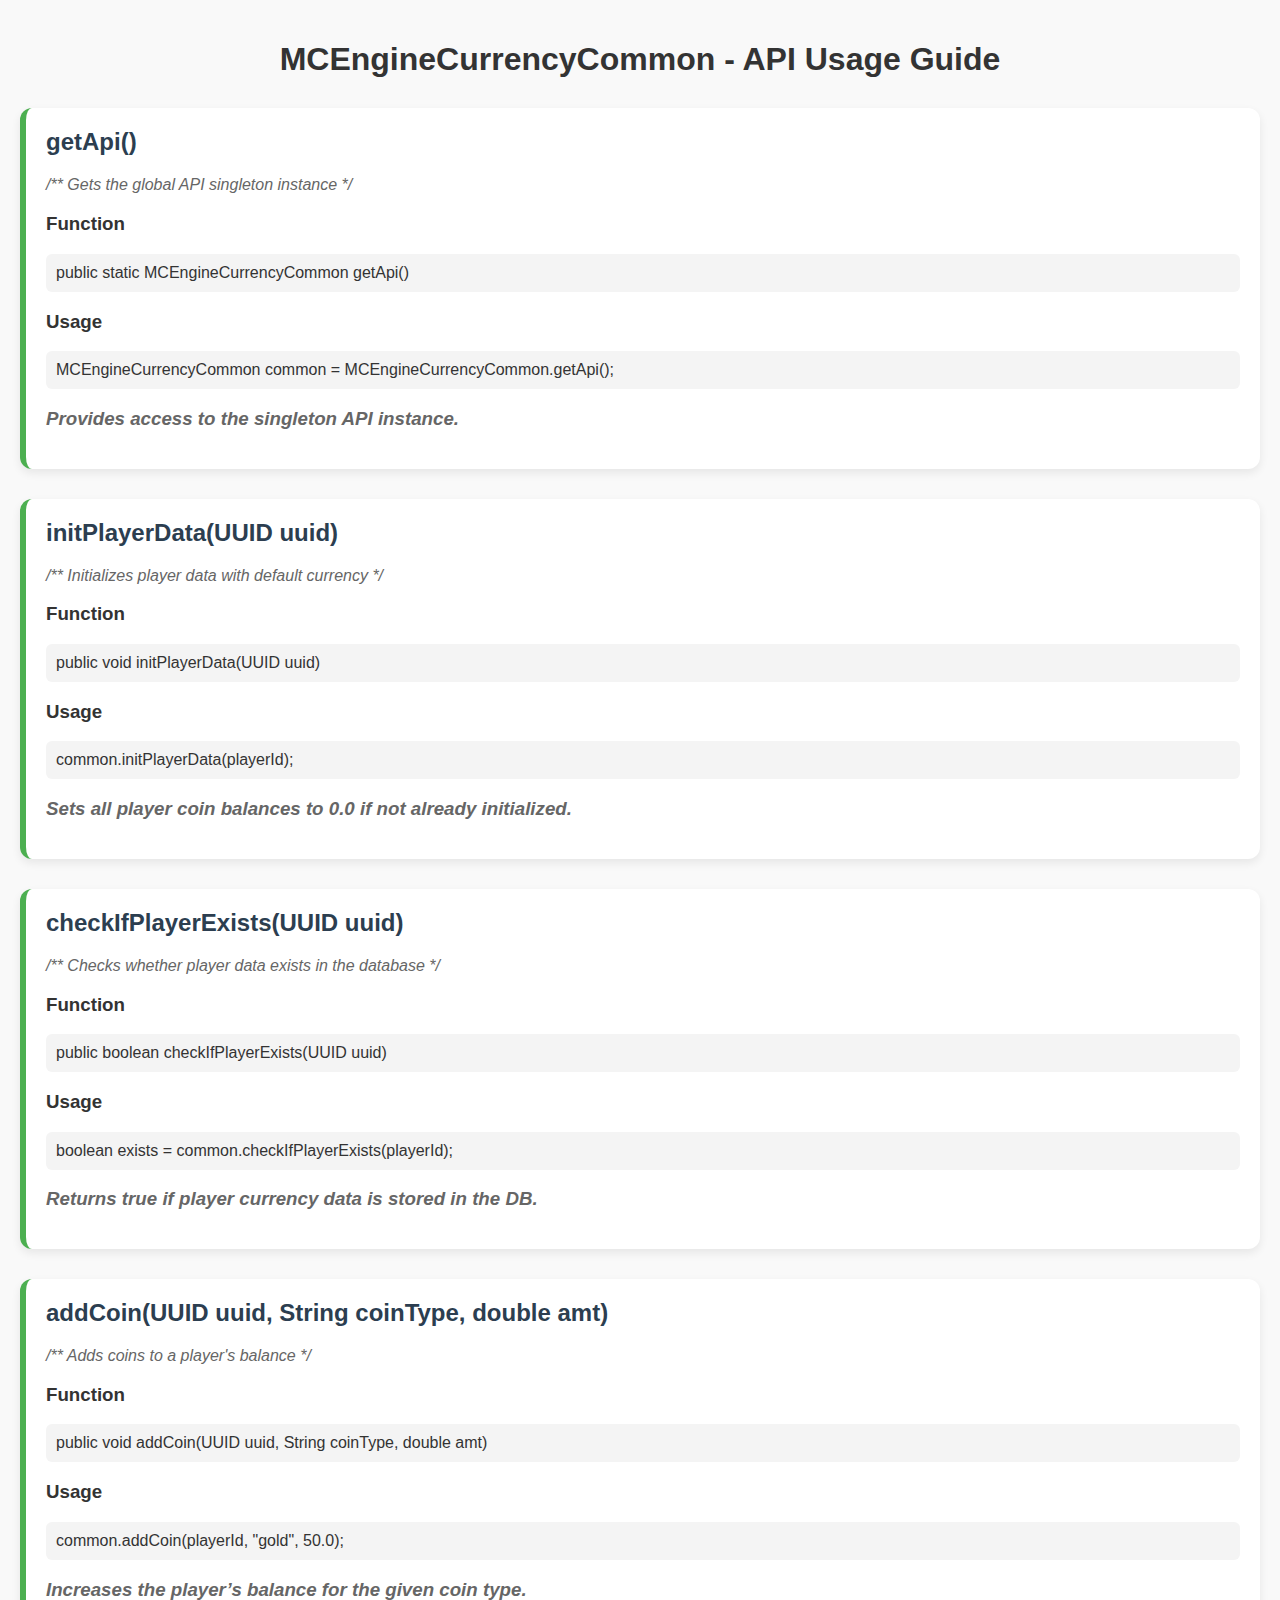
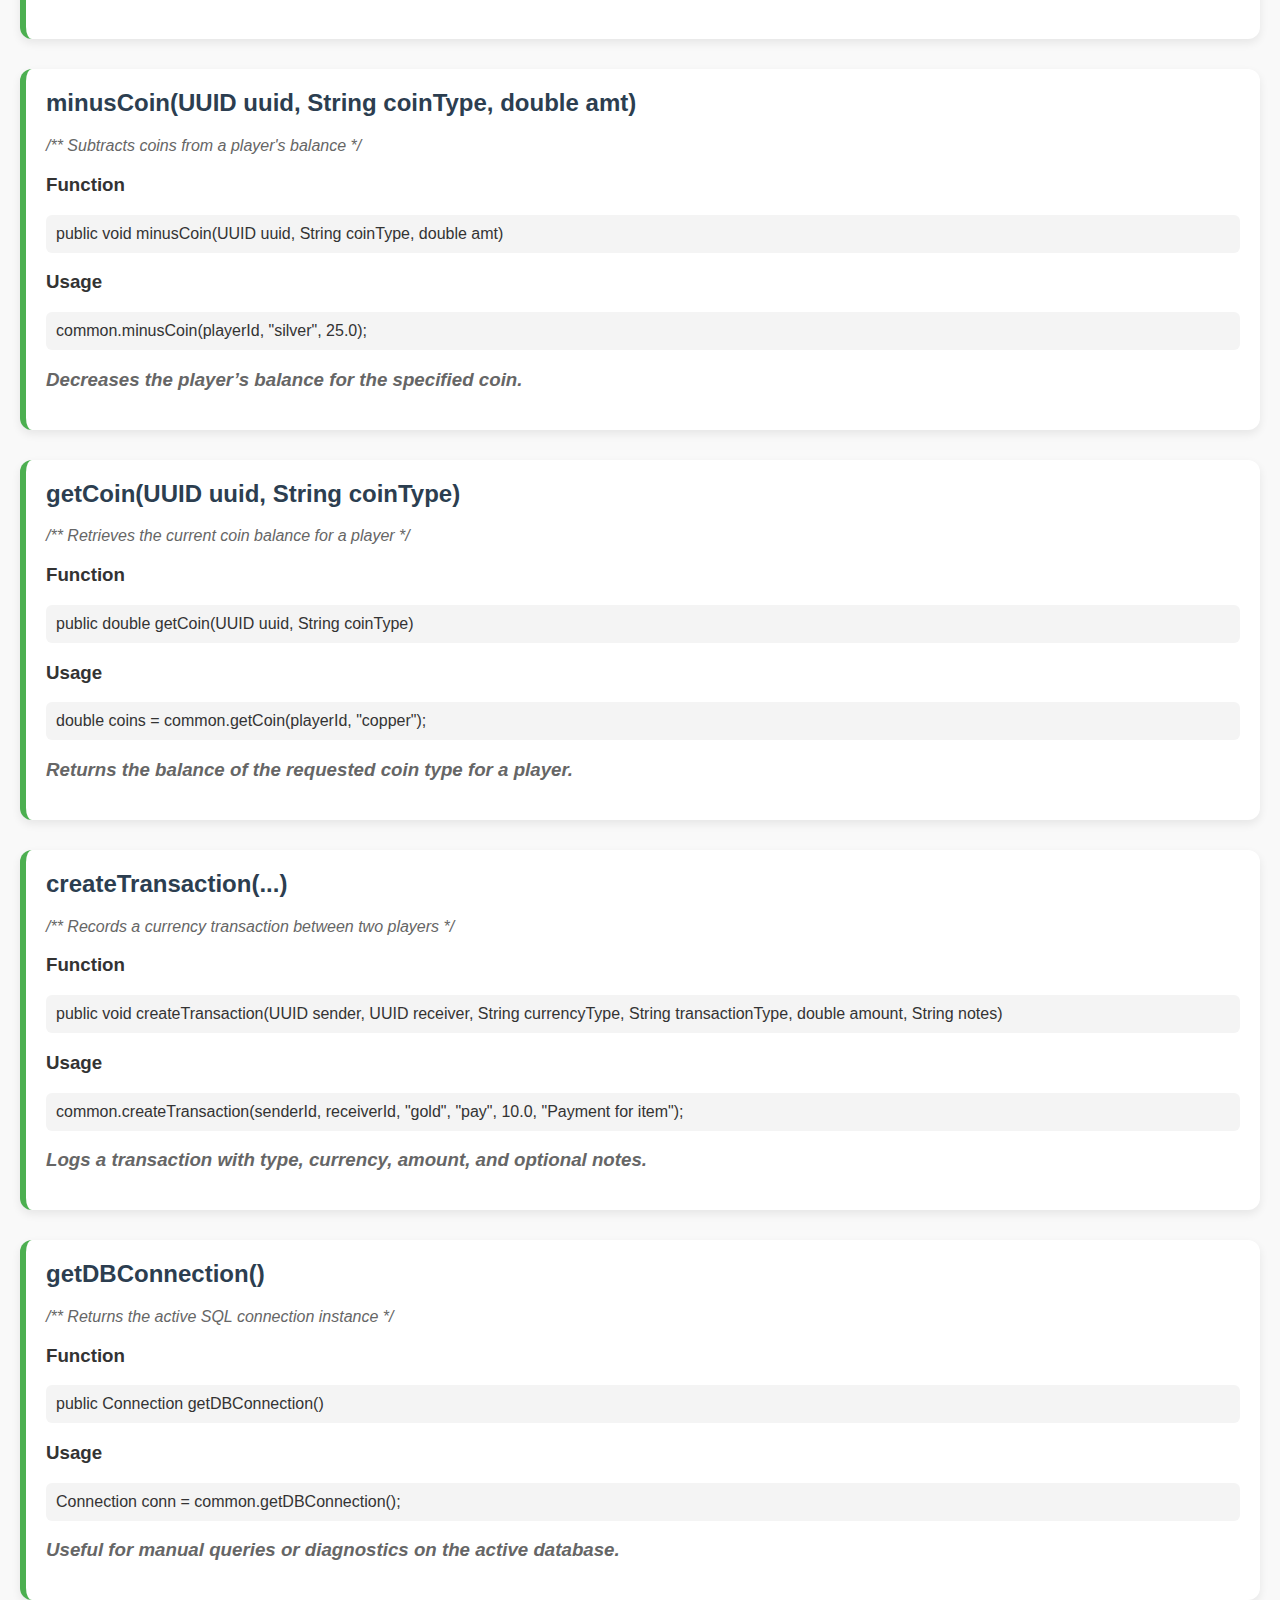
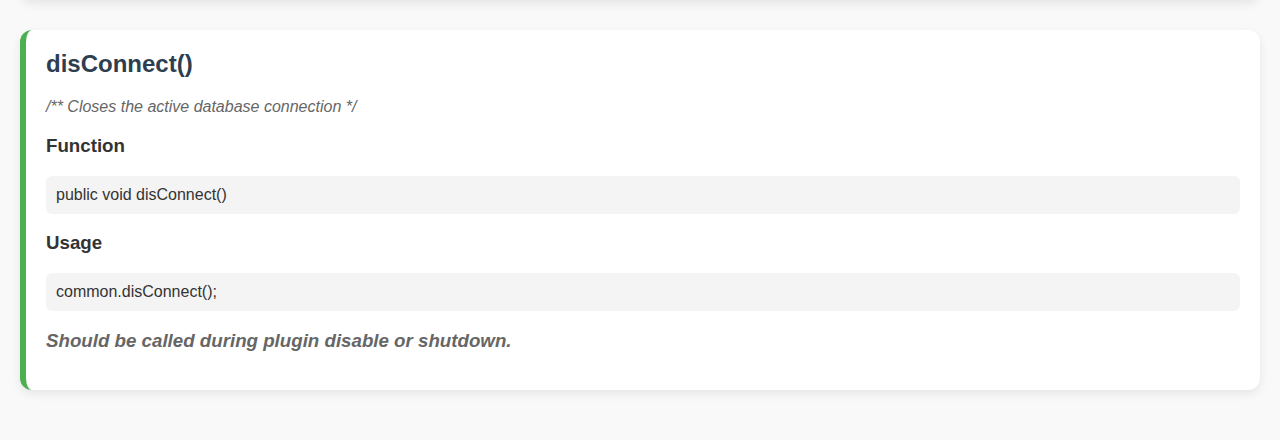
<file: docs/common/index.html>
<!DOCTYPE html>
<html lang="en">
<head>
  <meta charset="UTF-8" />
  <meta name="viewport" content="width=device-width, initial-scale=1.0" />
  <title>MCEngineCurrencyCommon Usage</title>
  <link rel="stylesheet" href="../style/content/style.css" />
</head>
<body>
  <h1>MCEngineCurrencyCommon - API Usage Guide</h1>

  <div class="api-box">
    <h2>getApi()</h2>
    <div class="comment">/** Gets the global API singleton instance */</div>
    <h3>Function</h3>
    <pre>public static MCEngineCurrencyCommon getApi()</pre>
    <h3>Usage</h3>
    <pre>MCEngineCurrencyCommon common = MCEngineCurrencyCommon.getApi();</pre>
    <h3 class="summary">Provides access to the singleton API instance.</h3>
  </div>

  <div class="api-box">
    <h2>initPlayerData(UUID uuid)</h2>
    <div class="comment">/** Initializes player data with default currency */</div>
    <h3>Function</h3>
    <pre>public void initPlayerData(UUID uuid)</pre>
    <h3>Usage</h3>
    <pre>common.initPlayerData(playerId);</pre>
    <h3 class="summary">Sets all player coin balances to 0.0 if not already initialized.</h3>
  </div>

  <div class="api-box">
    <h2>checkIfPlayerExists(UUID uuid)</h2>
    <div class="comment">/** Checks whether player data exists in the database */</div>
    <h3>Function</h3>
    <pre>public boolean checkIfPlayerExists(UUID uuid)</pre>
    <h3>Usage</h3>
    <pre>boolean exists = common.checkIfPlayerExists(playerId);</pre>
    <h3 class="summary">Returns true if player currency data is stored in the DB.</h3>
  </div>

  <div class="api-box">
    <h2>addCoin(UUID uuid, String coinType, double amt)</h2>
    <div class="comment">/** Adds coins to a player's balance */</div>
    <h3>Function</h3>
    <pre>public void addCoin(UUID uuid, String coinType, double amt)</pre>
    <h3>Usage</h3>
    <pre>common.addCoin(playerId, "gold", 50.0);</pre>
    <h3 class="summary">Increases the player’s balance for the given coin type.</h3>
  </div>

  <div class="api-box">
    <h2>minusCoin(UUID uuid, String coinType, double amt)</h2>
    <div class="comment">/** Subtracts coins from a player's balance */</div>
    <h3>Function</h3>
    <pre>public void minusCoin(UUID uuid, String coinType, double amt)</pre>
    <h3>Usage</h3>
    <pre>common.minusCoin(playerId, "silver", 25.0);</pre>
    <h3 class="summary">Decreases the player’s balance for the specified coin.</h3>
  </div>

  <div class="api-box">
    <h2>getCoin(UUID uuid, String coinType)</h2>
    <div class="comment">/** Retrieves the current coin balance for a player */</div>
    <h3>Function</h3>
    <pre>public double getCoin(UUID uuid, String coinType)</pre>
    <h3>Usage</h3>
    <pre>double coins = common.getCoin(playerId, "copper");</pre>
    <h3 class="summary">Returns the balance of the requested coin type for a player.</h3>
  </div>

  <div class="api-box">
    <h2>createTransaction(...)</h2>
    <div class="comment">/** Records a currency transaction between two players */</div>
    <h3>Function</h3>
    <pre>public void createTransaction(UUID sender, UUID receiver, String currencyType, String transactionType, double amount, String notes)</pre>
    <h3>Usage</h3>
    <pre>common.createTransaction(senderId, receiverId, "gold", "pay", 10.0, "Payment for item");</pre>
    <h3 class="summary">Logs a transaction with type, currency, amount, and optional notes.</h3>
  </div>

  <div class="api-box">
    <h2>getDBConnection()</h2>
    <div class="comment">/** Returns the active SQL connection instance */</div>
    <h3>Function</h3>
    <pre>public Connection getDBConnection()</pre>
    <h3>Usage</h3>
    <pre>Connection conn = common.getDBConnection();</pre>
    <h3 class="summary">Useful for manual queries or diagnostics on the active database.</h3>
  </div>

  <div class="api-box">
    <h2>disConnect()</h2>
    <div class="comment">/** Closes the active database connection */</div>
    <h3>Function</h3>
    <pre>public void disConnect()</pre>
    <h3>Usage</h3>
    <pre>common.disConnect();</pre>
    <h3 class="summary">Should be called during plugin disable or shutdown.</h3>
  </div>
</body>
</html>
</file>
<file: docs/style/content/style.css>
* {
  box-sizing: border-box;
  font-family: 'Segoe UI', Tahoma, Geneva, Verdana, sans-serif;
}

body {
  margin: 0;
  padding: 20px;
  background-color: #f9f9f9;
  color: #333;
}

h1 {
  text-align: center;
  margin-bottom: 30px;
}

.api-box {
  background-color: #fff;
  border-radius: 12px;
  box-shadow: 0 4px 10px rgba(0, 0, 0, 0.08);
  padding: 20px;
  margin-bottom: 30px;
  border-left: 6px solid #4CAF50;
}

.api-box h2 {
  color: #2c3e50;
  margin-top: 0;
}

pre {
  background-color: #f4f4f4;
  padding: 10px;
  border-radius: 6px;
  overflow-x: auto;
  white-space: pre-wrap;
}

.comment, .summary {
  font-style: italic;
  color: #666;
}
</file>
